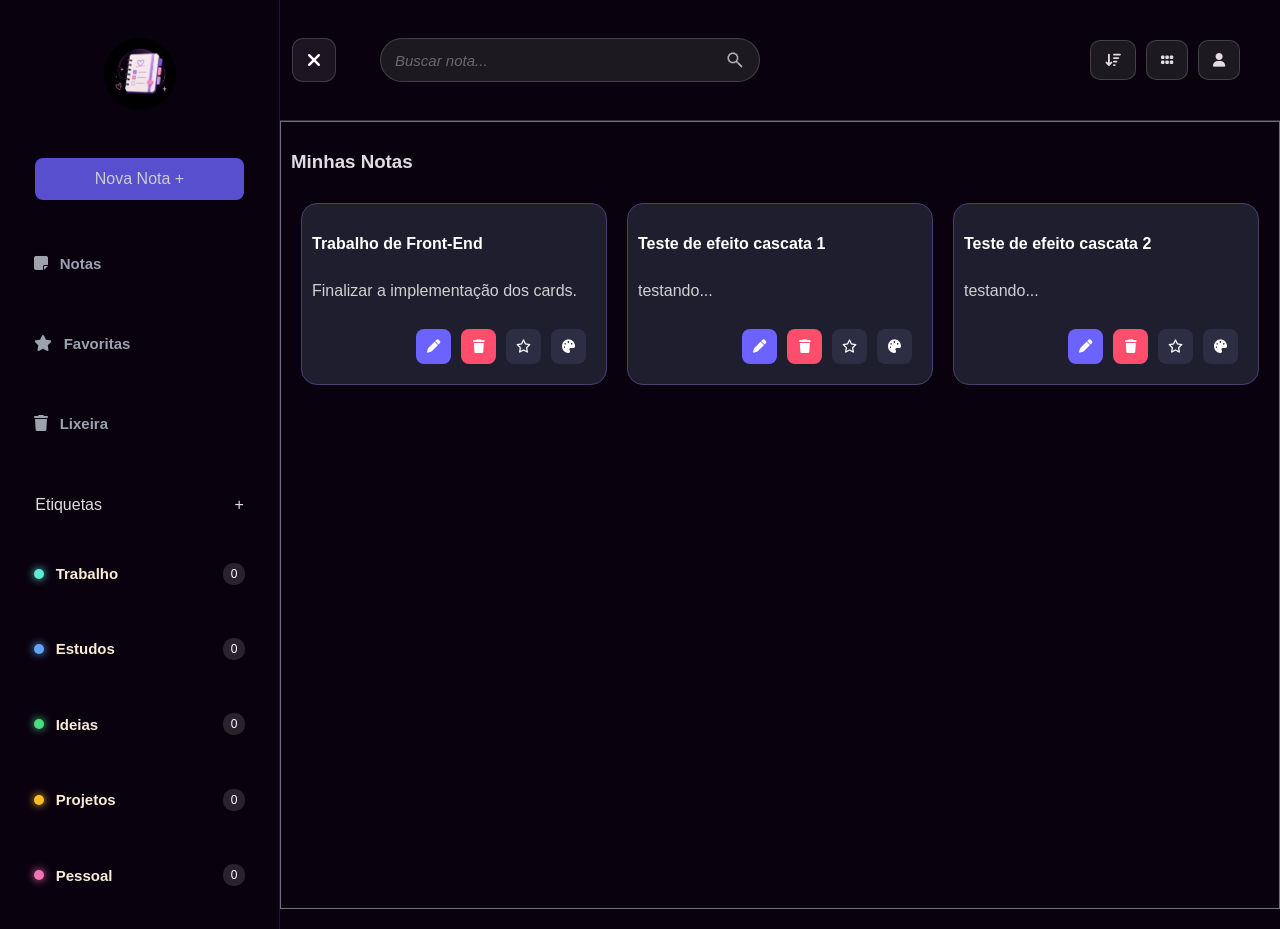
<file: index.html>
<!DOCTYPE html>
<html lang="pt-br">

<head>
  <title>Notas</title>
  <meta charset="utf-8">
  <meta name="viewport" content="width=device-width, initial-scale=1">
  <link rel="icon" type="image/x-icon" href="imagens/logoNotas.png">
  <script src="js/header.js"></script>
  <script src="js/extras.js" defer></script>
  <link rel="stylesheet" href="css/style.css">
  <link rel="stylesheet" href="css/sidebar.css">
  <link rel="stylesheet" href="css/header.css">
  <link rel="stylesheet" href="css/cards.css">
  <link rel="stylesheet" href="css/extras.css">
  <link rel="stylesheet" href="https://cdnjs.cloudflare.com/ajax/libs/font-awesome/6.5.1/css/all.min.css">
  <!--adiciona os ícones das etiquetas-->
</head>

<body>
  <div class="container">
    <button id="botaoMenu" type="button" aria-label="Abrir ou fechar menu" aria-controls="menu" aria-expanded="true">
      <i class="fa-solid fa-bars"></i>
    </button>

    <div class="header">


      <div id="divBusca">
        <input type="text" id="txtBusca" placeholder="Buscar nota..." />
        <img src="imagens/lupa.png" id="btnBusca" alt="Buscar" />
      </div>

      <div id="acoesHeader">
        <button class="btnHeader" id="btnOrdenar" title="Ordenar">
          <i class="fa-solid fa-arrow-down-wide-short"></i>
        </button>
        <button class="btnHeader" id="btnVisualizacao" title="Alternar visualização">
          <i class="fa-solid fa-grip"></i>
        </button>
        <button class="btnHeader" id="btnPerfil" title="Perfil">
          <i class="fa-solid fa-user"></i>
        </button>
      </div>
    </div>


    <div class="menu" id="menu"> <!--parte do sidebar-->
      <div id="topoSidebar">
        <div id="logoSidebar">
          <img src="imagens/logoNotas.png" alt="Logo Neo Keep">
        </div>
      </div>
      <div id="novaNota">
        <button id="criarNota"> Nova Nota +</button>
      </div>
      <div id="abas">

        <div class="aba" id="btnNotas">
          <i class="fa-solid fa-note-sticky"></i>
          <h2>Notas</h2>
        </div>

        <div class="aba" id="btnFavoritas">
          <i class="fa-solid fa-star"></i>
          <h2>Favoritas</h2>
        </div>

        <div class="aba" id="btnLixeira">
          <i class="fa-solid fa-trash"></i>
          <h2>Lixeira</h2>
        </div>

      </div>

      <div id="Etiquetas">

        <button id="criarEtiqueta">
          <span>Etiquetas</span>
          <span>+</span>
        </button>

        <div class="etiqueta">
          <span class="bolinha trabalho"></span>
          <h2>Trabalho</h2>
          <span class="contador" data-etiqueta="trabalho">0</span>
        </div>

        <div class="etiqueta">
          <span class="bolinha estudos"></span>
          <h2>Estudos</h2>
          <span class="contador" data-etiqueta="estudos">0</span>
        </div>

        <div class="etiqueta">
          <span class="bolinha ideias"></span>
          <h2>Ideias</h2>
          <span class="contador" data-etiqueta="ideias">0</span>
        </div>

        <div class="etiqueta">
          <span class="bolinha projetos"></span>
          <h2>Projetos</h2>
          <span class="contador" data-etiqueta="projetos">0</span>
        </div>

        <div class="etiqueta">
          <span class="bolinha pessoal"></span>
          <h2>Pessoal</h2>
          <span class="contador" data-etiqueta="pessoal">0</span>
        </div>

      </div>
    </div>

    <div class="content">
      <h3>Minhas Notas</h3>

      <div class="notes-grid">

        <div class="note-card">
          <h4 class="note-title">Trabalho de Front-End</h4>

          <p class="note-description">
            Finalizar a implementação dos cards.
          </p>

          <div class="card-actions">
            <button class="edit-btn">
              <i class="fa-solid fa-pen"></i>
            </button>

            <button class="delete-btn">
              <i class="fa-solid fa-trash"></i>
            </button>

            <button class="favorite-btn">
              <i class="fa-regular fa-star"></i>
            </button>

            <div class="color-picker-wrapper">
              <button class="color-btn" title="Mudar cor">
                <i class="fa-solid fa-palette"></i>
              </button>

              <div class="color-dropdown">
                <span class="color-dot roxo" data-cor="cor-roxo"></span>
                <span class="color-dot azul" data-cor="cor-azul"></span>
                <span class="color-dot verde" data-cor="cor-verde"></span>
                <span class="color-dot rosa" data-cor="cor-rosa"></span>
                <span class="color-dot amarelo" data-cor="cor-amarelo"></span>
              </div>
            </div>
          </div>
        </div>

        <div class="note-card">
          <h4 class="note-title">Teste de efeito cascata 1</h4>

          <p class="note-description">
            testando...
          </p>
          <div class="card-actions">
            <button class="edit-btn">
              <i class="fa-solid fa-pen"></i>
            </button>

            <button class="delete-btn">
              <i class="fa-solid fa-trash"></i>
            </button>

            <button class="favorite-btn">
              <i class="fa-regular fa-star"></i>
            </button>

            <div class="color-picker-wrapper">
              <button class="color-btn" title="Mudar cor">
                <i class="fa-solid fa-palette"></i>
              </button>

              <div class="color-dropdown">
                <span class="color-dot roxo" data-cor="cor-roxo"></span>
                <span class="color-dot azul" data-cor="cor-azul"></span>
                <span class="color-dot verde" data-cor="cor-verde"></span>
                <span class="color-dot rosa" data-cor="cor-rosa"></span>
                <span class="color-dot amarelo" data-cor="cor-amarelo"></span>
              </div>
            </div>
          </div>
        </div>

        <div class="note-card">
          <h4 class="note-title">Teste de efeito cascata 2</h4>

          <p class="note-description">
            testando...
          </p>
          <div class="card-actions">
            <button class="edit-btn">
              <i class="fa-solid fa-pen"></i>
            </button>

            <button class="delete-btn">
              <i class="fa-solid fa-trash"></i>
            </button>

            <button class="favorite-btn">
              <i class="fa-regular fa-star"></i>
            </button>

            <div class="color-picker-wrapper">
              <button class="color-btn" title="Mudar cor">
                <i class="fa-solid fa-palette"></i>
              </button>

              <div class="color-dropdown">
                <span class="color-dot roxo" data-cor="cor-roxo"></span>
                <span class="color-dot azul" data-cor="cor-azul"></span>
                <span class="color-dot verde" data-cor="cor-verde"></span>
                <span class="color-dot rosa" data-cor="cor-rosa"></span>
                <span class="color-dot amarelo" data-cor="cor-amarelo"></span>
              </div>
            </div>
          </div>
        </div>

      </div>
    </div>

    <div class="footer">
    </div>

  </div>
  <script src="js/sidebar.js"></script>
  <script src="js/cards.js"></script>
</body>

</html>
</file>
<file: css/style.css>
* {
  box-sizing: border-box;
}

:root {
  --sidebar-width: 280px;
  --sidebar-mobile-width: min(82vw, 320px);
}

body {
  margin: 0;
  min-height: 100vh;
  overflow-x: hidden;
  font-family: Arial, Helvetica, sans-serif;
  background-color: #0a010f;
}

.container {
  display: grid;
  grid-template-areas:
    "menu header"
    "menu content"
    "menu footer";
  grid-template-rows: auto 1fr auto;
  grid-template-columns: var(--sidebar-width) minmax(0, 1fr);
  min-height: 100vh;
  transition: grid-template-columns 0.4s ease;
}

.container.menuFechado {
  grid-template-columns: 0 minmax(0, 1fr);
}

.container div {
  padding: 10px;
}

.container div.header {
  grid-area: header;
  background-color: #0a010f;
  padding: 30px;
  font-size: 20px;
  color: white;
}

.container div.menu {
  grid-area: menu;
  background-color: #0a010f;
}

.container div.content {
  grid-area: content;
  min-width: 0;
  background-color: #0a010f;
  color: #e2dce2;
  border: 0.5px solid #e2dce280;
}

.container div.footer {
  grid-area: footer;
  text-align: center;
  background-color: #0a010f;
  padding: 10px;
  color: white;
}

h2 {
  color: antiquewhite;
  font-size: 15px;
}

.header {
  display: grid;
  grid-template-columns: minmax(180px, 1fr) minmax(220px, 350px) auto;
  align-items: center;
  gap: 16px;
}

.header h1 {
  margin: 0;
}

#divBusca {
  width: 100%;
  height: 50px;
  display: flex;
  align-items: center;
  gap: 8px;
  background-color: #333235;
  border: solid 1px;
  border-radius: 15px;
}

#txtBusca {
  min-width: 0;
  flex: 1;
  background-color: transparent;
  padding-left: 5px;
  font-style: italic;
  font-size: 18px;
  border: none;
  height: 32px;
  color: white;
  outline: none;
}

#btnBusca {
  width: 24px;
  height: 24px;
  object-fit: contain;
}

@media (max-width: 768px) {
  .container,
  .container.menuFechado {
    grid-template-areas:
      "header"
      "content"
      "footer";
    grid-template-columns: minmax(0, 1fr);
  }

  .container div.menu {
    grid-area: auto;
  }

  .container div.header {
    padding: 76px 16px 20px;
  }

  .header {
    grid-template-columns: 1fr;
    justify-items: stretch;
  }

  #acoesHeader {
    display: flex;
    justify-content: flex-start;
    gap: 8px;
  }
}

@media (max-width: 480px) {
  .container div.header {
    padding-left: 12px;
    padding-right: 12px;
  }

  .header h1 {
    font-size: 1.7rem;
  }

  #txtBusca {
    font-size: 16px;
  }
}
</file>
<file: css/sidebar.css>
#criarNota {
    width: 95%;
    padding: 1rem;
    border: 2px solid #7b61ff;
    border-radius: 12px;
    background-color: #111827;
    color: white;
    font-size: 1rem;
    cursor: pointer;
    transition: 0.5s;
}

#criarNota:hover {
    background-color: #1e293b;
    border-color: #9f7aea;
    transform: translateY(-2px);
}

#menu {
    width: var(--sidebar-width);
    min-width: 0;
    max-width: 100vw;
    display: flex;
    flex-direction: column;
    gap: 2vh;
    padding: 2vh 1.5vw;
    border-right: 1px solid #2a0b42;
    min-height: 100vh;
    overflow-x: hidden;
    overflow-y: auto;
    transform: translateX(0);
    transition: transform 0.4s ease, box-shadow 0.4s ease;
    will-change: transform;
}

#menu.menuFechado {
    transform: translateX(-100%);
    pointer-events: none;
}

#novaNota {
    display: flex;
    justify-content: center;
}

#abas {
    display: grid;
    gap: 2vh;
    padding: 0.5vh;
}

.aba {
    display: flex;
    align-items: center;
    gap: 12px;
    padding: 0.1vh 5%;
    border-radius: 10px;
    cursor: pointer;
    transition: 0.3s;
}

.aba i,
.aba h2 {
    color: #9ca3af;
    transition: 0.3s;
}

.aba:hover {
    background-color: rgba(123, 97, 255, 0.08);
    border-right: 4px solid #8b5cf6;
    color: #8b5cf6;
}

.aba:hover i,
.aba:hover h2 {
    color: #f8fafc;
}

#Etiquetas {
    display: grid;
    gap: 1.5vh;
    padding: 0.5vh;
}

.etiqueta {
    display: flex;
    align-items: center;
    gap: 12px;
    padding: 1.2vh 4%;
    border-radius: 10px;
    cursor: pointer;
    transition: 0.5s;
}

#criarEtiqueta {
    width: 100%;
    min-height: 48px;
    display: flex;
    align-items: center;
    justify-content: space-between;
    padding: 0 5%;
    background-color: transparent;
    color: #e2dce2;
    border: none;
    border-radius: 12px;
    font-size: 1rem;
    transition: 0.3s;
}

#criarEtiqueta:hover {
    background-color: rgba(123, 97, 255, 0.08);
}

#logoSidebar {
    display: flex;
    justify-content: center;
}

#logoSidebar img {
    width: 72px;
    height: 72px;
    object-fit: cover;
    border-radius: 50%;
}

.bolinha {
    width: 10px;
    height: 10px;
    flex: 0 0 10px;
    border-radius: 50%;
}

.bolinha.trabalho {
    background-color: #5eead4;
    box-shadow: 0 0 8px #5eead4;
}

.bolinha.estudos {
    background-color: #60a5fa;
    box-shadow: 0 0 8px #60a5fa;
}

.bolinha.ideias {
    background-color: #4ade80;
    box-shadow: 0 0 8px #4ade80;
}

.bolinha.projetos {
    background-color: #fbbf24;
    box-shadow: 0 0 8px #fbbf24;
}

.bolinha.pessoal {
    background-color: #f472b6;
    box-shadow: 0 0 8px #f472b6;
}

.contador {
    margin-left: auto;
    color: white;
    font-size: 12px;
    padding: 4px 8px;
    border-radius: 10px;
    background-color: rgba(229, 231, 235, 0.15);
}

.aba.ativa {
    background-color: rgba(123, 97, 255, 0.08);
    border-right: 4px solid #8b5cf6;
}

.aba.ativa i,
.aba.ativa h2 {
    color: #f8fafc;
}

#botaoMenu {
    position: absolute;
    top: 2.4rem;
    left: calc(var(--sidebar-width) + 0.75rem);
    z-index: 1000;
    display: flex;
    align-items: center;
    justify-content: center;
    width: 2.75rem;
    height: 2.755rem;
    padding: 0;
    background-color: rgba(255, 255, 255, 0.08);
    border: 1px solid rgba(255, 255, 255, 0.16);
    border-radius: 0.7rem;
    color: white;
    font-size: 1.2rem;
    cursor: pointer;
    transition: left 0.4s ease, background-color 0.3s ease, transform 0.3s ease;
}

#botaoMenu:hover {
    background-color: rgba(255, 255, 255, 0.15);
    transform: scale(1.04);
}

.container.menuFechado #botaoMenu {
    left: 1rem;
}

#topoSidebar {
    display: flex;
    align-items: center;
    justify-content: center;
}

@media (max-width: 768px) {
    #menu {
        position: fixed;
        top: 0;
        left: 0;
        z-index: 900;
        width: var(--sidebar-mobile-width);
        height: 100vh;
        padding: 80px 16px 24px;
        background-color: #0a010f;
        box-shadow: 18px 0 36px rgba(0, 0, 0, 0.45);
    }

    #menu.menuFechado {
        transform: translateX(-100%);
        box-shadow: none;
    }

    #botaoMenu {
        left: calc(var(--sidebar-mobile-width) + 0.75rem);
    }

    .container.menuFechado #botaoMenu {
        left: 1rem;
    }

    .container:not(.menuFechado)::before {
        content: "";
        position: fixed;
        inset: 0;
        z-index: 800;
        background: rgba(0, 0, 0, 0.45);
    }
}

@media (max-width: 480px) {
    :root {
        --sidebar-mobile-width: 86vw;
    }

    #menu {
        width: var(--sidebar-mobile-width);
    }

    #botaoMenu {
        width: 2.55rem;
        height: 2.55rem;
    }
}
</file>
<file: css/header.css>
.header {
  display: flex;
  align-items: center;
  justify-content: space-between;
  gap: 16px;
  padding: 14px 24px;
  background-color: #0a010f;
  border-bottom: 1px solid #e2dce233;
}

.header > div:first-child h1 {
  margin: 0;
  font-size: 20px;
  font-weight: 600;
  color: #e2dce2;
  letter-spacing: 0.3px;
}

#divBusca {
  display: flex;
  align-items: center;
  gap: 8px;
  background-color: #1c1a20;
  border: 1px solid #e2dce233;
  border-radius: 999px;
  width: 380px;
  height: 44px;
  padding: 0 14px;
  transition: border-color .2s ease, box-shadow .2s ease, background-color .2s ease;
  margin-left: 70px;
}

#divBusca:focus-within {
  border-color: #b388ff;
  background-color: #211e26;
  box-shadow: 0 0 0 3px rgba(179, 136, 255, 0.18);
}

#txtBusca {
  flex: 1;
  background: transparent;
  border: none;
  outline: none;
  color: #e2dce2;
  font-size: 15px;
  font-style: normal;
  height: 100%;
  padding: 0;
  float: none;
  width: auto;
}

#txtBusca::placeholder {
  color: #e2dce266;
  font-style: italic;
}

#btnBusca {
  width: 20px;
  height: 20px;
  cursor: pointer;
  opacity: 0.75;
  transition: opacity .2s ease, transform .2s ease;
  float: none;
  margin: 0;
}

#btnBusca:hover {
  opacity: 1;
  transform: scale(1.08);
}

#acoesHeader {
  display: flex;
  align-items: center;
  gap: 10px;
}

.btnHeader {
  display: inline-flex;
  align-items: center;
  justify-content: center;
  gap: 6px;
  height: 40px;
  min-width: 40px;
  padding: 0 14px;
  border-radius: 10px;
  border: 1px solid #e2dce233;
  background-color: #1c1a20;
  color: #e2dce2;
  font-size: 14px;
  cursor: pointer;
  transition: background-color .2s ease, border-color .2s ease,
              transform .15s ease, box-shadow .2s ease;
}

.btnHeader i { font-size: 14px; }

.btnHeader:hover {
  background-color: #2a262f;
  border-color: #b388ff66;
}

.btnHeader:focus-visible {
  outline: none;
  border-color: #b388ff;
  box-shadow: 0 0 0 3px rgba(179, 136, 255, 0.2);
}

.btnHeader.is-clicked {
  transform: scale(0.94);
  background-color: #3a2f4a;
  border-color: #b388ff;
}

.semResultados {
  color: #e2dce2aa;
  text-align: center;
  padding: 24px;
  font-style: italic;
}

@media (max-width: 768px) {
  .header {
    flex-wrap: wrap;
    gap: 10px;
  }
  #divBusca { width: 100%; order: 3; }
  #acoesHeader { order: 2; }
}
</file>
<file: css/cards.css>
.notes-grid {
    display: grid;
    grid-template-columns: repeat(auto-fill, minmax(280px, 1fr));
    gap: 20px;
    margin-top: 20px;
}

.note-title {
    color: white;
    margin-bottom: 10px;
}

.note-description {
    color: #d1d1d1;
    line-height: 1.5;
}

.card-actions {
    display: flex;
    justify-content: flex-end;
    gap: 10px;
    align-items: center;
}

.edit-btn,
.delete-btn,
.favorite-btn{
    width: 35px;
    height: 35px;

    border: none;
    border-radius: 8px;

    cursor: pointer;

    transition: all .2s ease;
}

.edit-btn {
    background: #6c63ff;
    color: white;
}

.delete-btn {
    background: #ff4d6d;
    color: white;
}

#criarNota {
    background: #6c63ff;
    opacity: 0.8;
    color: white;

    border: none;
    border-radius: 8px;

    padding: 12px 20px;

    cursor: pointer;

    transition: all .2s ease;
}

.favorite-btn {
    background: #2d2d44;
    color: white;
}
</file>
<file: css/extras.css>
.note-card {
    background: #1e1e2f;
    border: 1px solid #4b3f72;

    border-radius: 16px;
    padding: 20px;

    min-height: 180px;

    display: flex;
    flex-direction: column;
    justify-content: space-between;

    transition: all 0.3s ease;

    opacity: 0;
    animation: aparecer .6s ease forwards;
}

.note-card.novo {
    animation: abrirCard .4s ease forwards !important;
    animation-delay: 0s !important;
    opacity: 1; 
}

.note-card.removendo {
    animation: fecharCard .8s ease forwards !important;
}

.note-card:nth-child(1) {
    animation-delay: .1s;
}

.note-card:nth-child(2) {
    animation-delay: .2s;
}

.note-card:nth-child(3) {
    animation-delay: .3s;
}

.note-card:nth-child(4) {
    animation-delay: .4s;
}

.note-card:hover {
    transform: translateY(-5px) scale(1.02);

    box-shadow:
        0 0 15px rgba(205, 137, 231, 0.4),
        0 0 30px rgba(128, 90, 213, 0.2);
}

.edit-btn:hover,
.delete-btn:hover,
.favorite-btn:hover,
#criarNota:hover {
    transform: scale(1.1);
    box-shadow:
        0 0 10px rgba(128, 90, 213, 0.2),
        0 0 20px rgba(128, 90, 213, 0.3);
}

.edit-btn:active,
.delete-btn:active,
.favorite-btn:active,
#criarNota:active {
    transform: scale(.92);
}

.favorite-btn.active {
    color: gold;
}

@keyframes aparecer {
    from {
        opacity: 0;
        transform: translateY(15px);
    }

    to {
        opacity: 1;
        transform: translateY(0);
    }
}

@keyframes estrela {

    0% {
        transform: scale(1);
    }

    50% {
        transform: scale(1.4);
    }

    100% {
        transform: scale(1);
    }
}

@keyframes abrirCard {
    from {
        opacity: 0;
        transform: translateY(20px);
    }
    to {
        opacity: 1;
        transform: translateY(0);
    }
}

@keyframes fecharCard {
    from {
        opacity: 1;
        transform: scale(1);
    }

    to {
        opacity: 0;
        transform: scale(.7);
    }
}

/* mudança do sistema de cores dos cards a partir das etiquetas */
.note-card.cor-roxo {
    background: #2d1f4d;
    border-color: #8b5cf6;
}

.note-card.cor-azul {
    background: #1a2e4d;
    border-color: #60a5fa;
}

.note-card.cor-verde {
    background: #1a3d2e;
    border-color: #4ade80;
}

.note-card.cor-rosa {
    background: #3d1f30;
    border-color: #f472b6;
}

.note-card.cor-amarelo {
    background: #3d3318;
    border-color: #fbbf24;
}

div.color-picker-wrapper {
    position: relative;
    display: flex;
    align-items: center;
    margin: 0;
    padding: 0;
}

.color-btn {
    width: 35px;
    height: 35px;
    margin: 0;
    padding: 0;
    box-sizing: border-box;
    border: none;
    border-radius: 8px;
    background: #2d2d44;
    color: white;
    cursor: pointer;
    transition: all .2s ease;
    display: flex;
    align-items: center;
    justify-content: center;
}

.color-btn:hover {
    transform: scale(1.1);
    box-shadow: 0 0 10px rgba(128, 90, 213, 0.2), 0 0 20px rgba(128, 90, 213, 0.3);
}

.color-btn:active {
    transform: scale(.92);
}

.color-dropdown {
    position: absolute;
    bottom: 110%;
    right: 0;
    display: flex;
    gap: 6px;
    background: #1e1e2f;
    border: 1px solid #4b3f72;
    border-radius: 10px;
    padding: 8px;
    opacity: 0;
    visibility: hidden;
    transform: translateY(5px);
    transition: opacity .2s ease, transform .2s ease, visibility .2s ease;
}

.color-dropdown.aberto {
    opacity: 1;
    visibility: visible;
    transform: translateY(0);
}

.color-dot {
    width: 18px;
    height: 18px;
    border-radius: 50%;
    cursor: pointer;
    border: 2px solid transparent;
    transition: transform .2s ease, border-color .2s ease;
}

.color-dot:hover {
    transform: scale(1.2);
}

.color-dot.selecionada {
    border-color: white;
}

.color-dot.roxo {
    background: #8b5cf6;
}

.color-dot.azul {
    background: #60a5fa;
}

.color-dot.verde {
    background: #4ade80;
}

.color-dot.rosa {
    background: #f472b6;
}

.color-dot.amarelo {
    background: #fbbf24;
}
</file>
